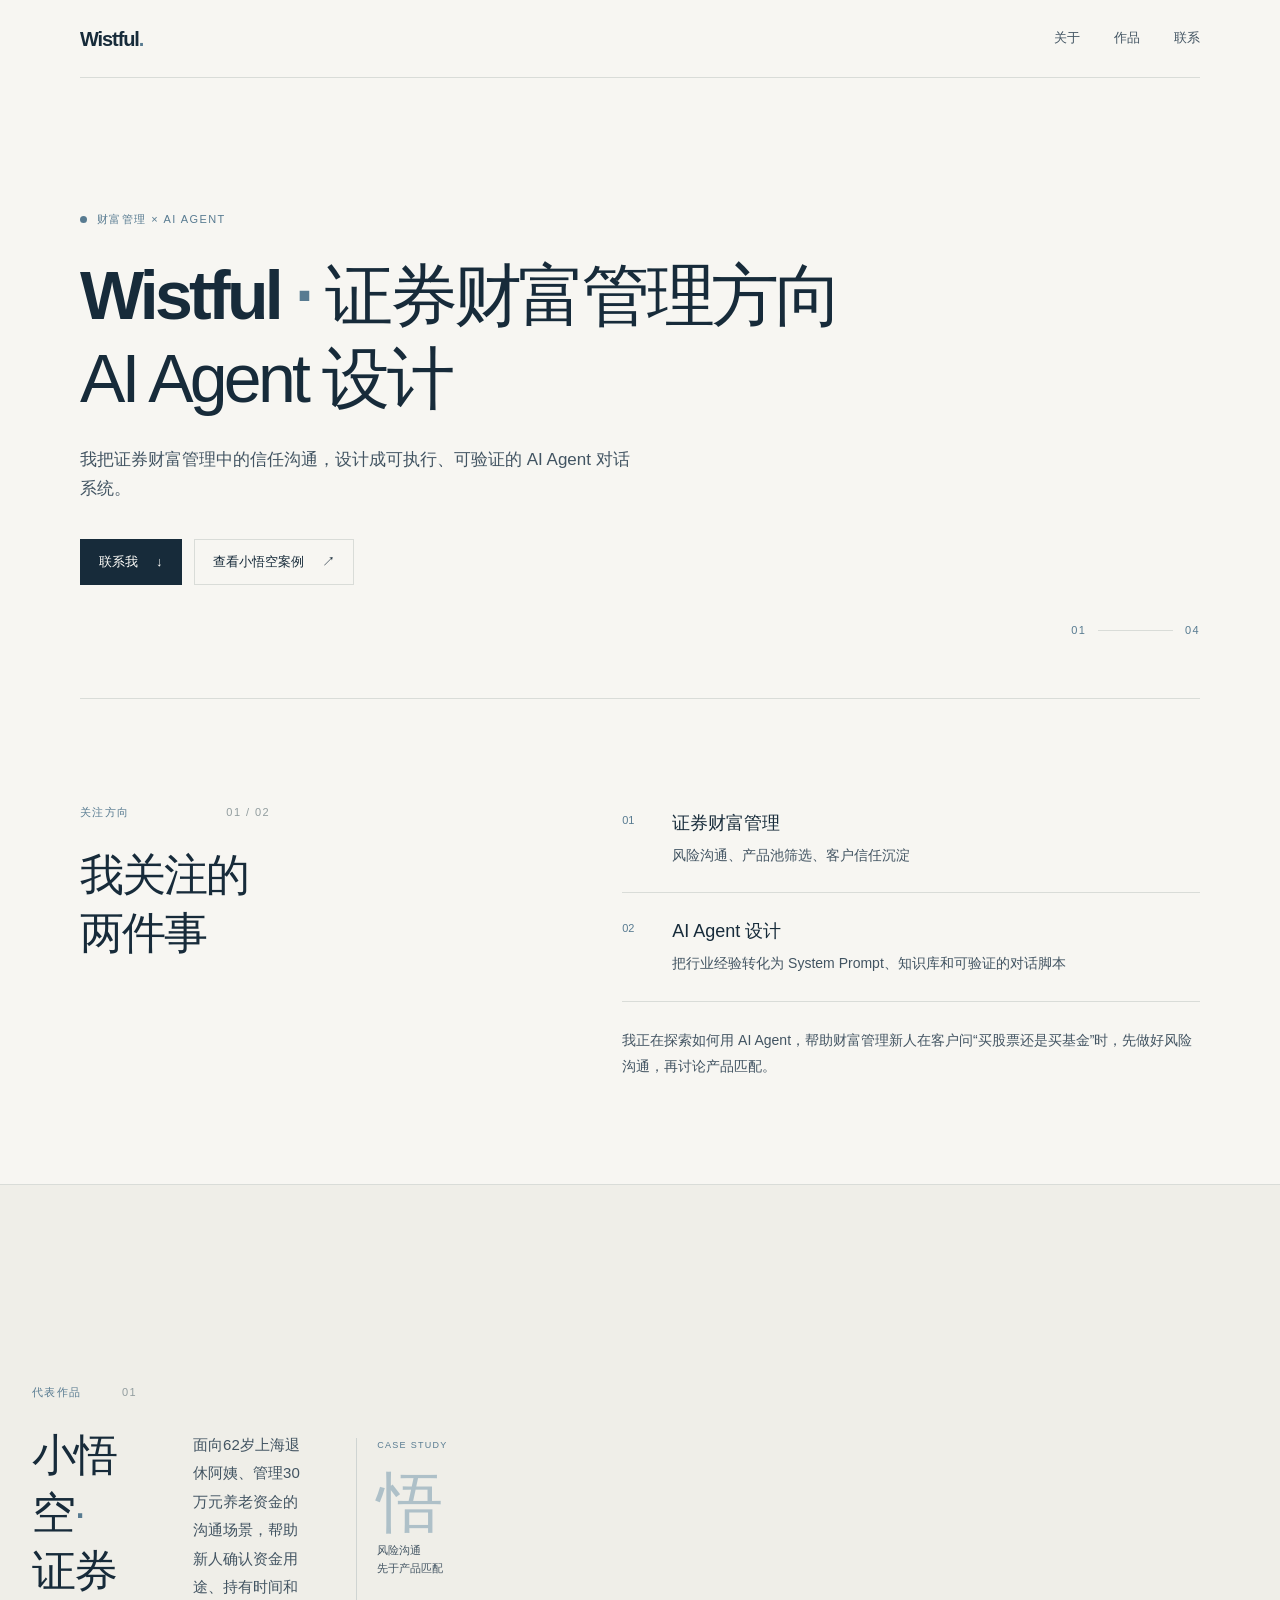
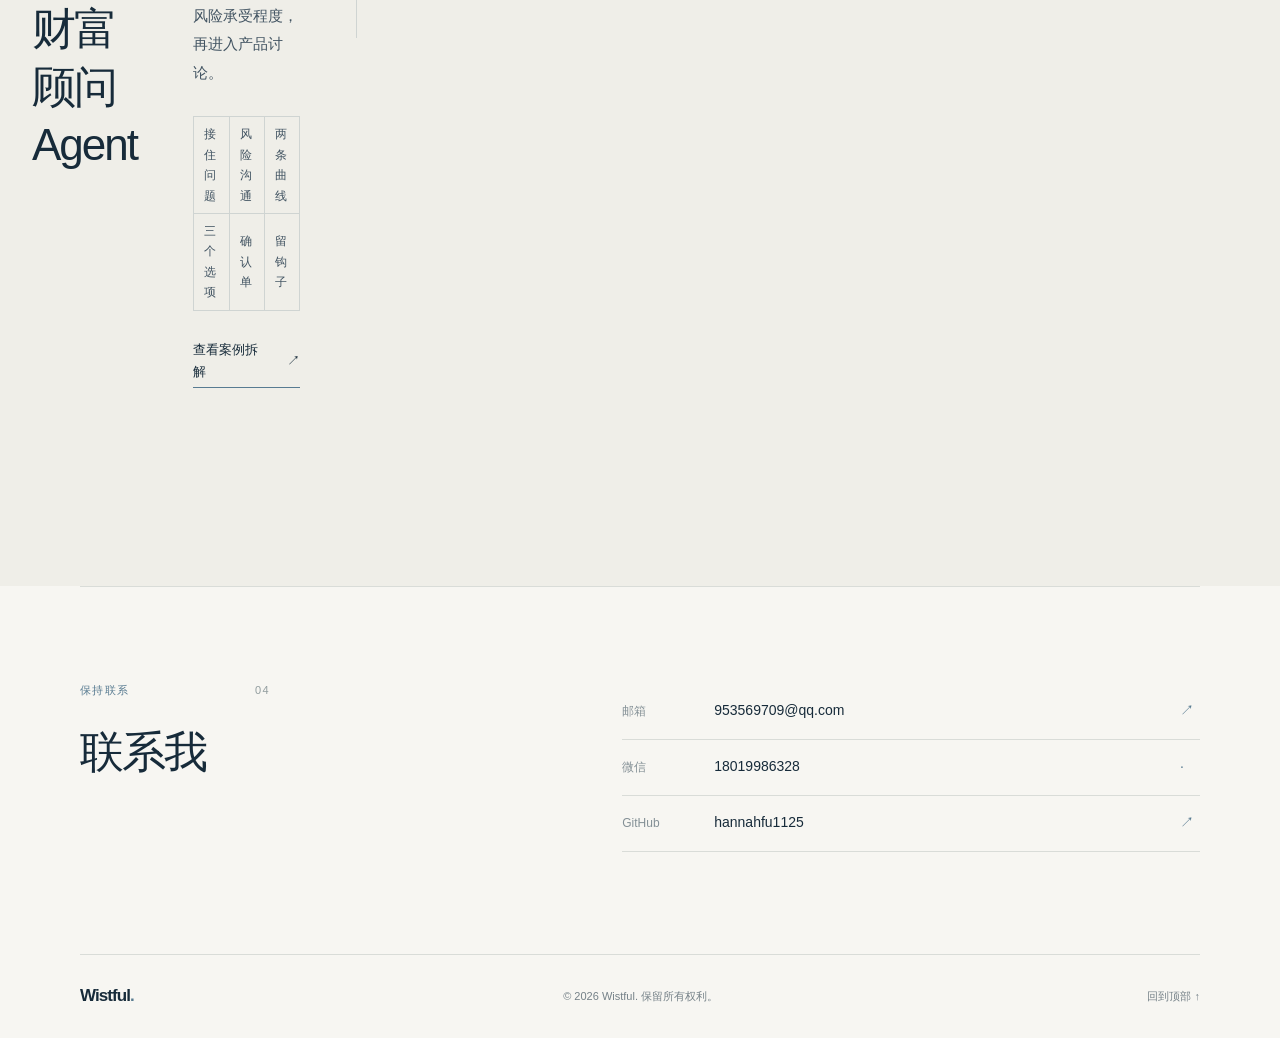
<file: index.html>
<!doctype html>
<html lang="zh-CN">
<head>
  <meta charset="utf-8">
  <meta name="viewport" content="width=device-width, initial-scale=1">
  <meta name="theme-color" content="#f7f6f2">
  <meta name="description" content="Wistful · 证券财富管理方向 | AI Agent 设计。把信任沟通设计成可执行、可验证的对话系统。">
  <title>Wistful · 证券财富管理方向 | AI Agent 设计</title>
  <link rel="stylesheet" href="styles.css">
</head>
<body id="top">
  <header class="site-header">
    <a class="wordmark" href="index.html" aria-label="Wistful 首页">Wistful<span class="wordmark-dot">.</span></a>
    <nav class="site-nav" aria-label="主导航">
      <a href="#about">关于</a>
      <a href="#work">作品</a>
      <a href="#contact">联系</a>
    </nav>
  </header>

  <main>
    <section class="hero page-shell" aria-labelledby="hero-title">
      <p class="eyebrow"><span class="eyebrow-mark" aria-hidden="true"></span>财富管理 × AI Agent</p>
      <h1 id="hero-title">Wistful <span class="hero-separator">·</span> 证券财富管理方向<br><span class="hero-subject">AI Agent 设计</span></h1>
      <p class="hero-copy">我把证券财富管理中的信任沟通，设计成可执行、可验证的 AI Agent 对话系统。</p>
      <div class="hero-actions">
        <a class="button button-primary" href="#contact">联系我 <span aria-hidden="true">↓</span></a>
        <a class="button button-secondary" href="xiaowukong.html">查看小悟空案例 <span aria-hidden="true">↗</span></a>
      </div>
      <p class="hero-index">01 <span></span> 04</p>
    </section>

    <section class="section page-shell" id="about" aria-labelledby="about-title">
      <div class="section-heading">
        <p class="section-kicker">关注方向 <span>01 / 02</span></p>
        <h2 id="about-title">我关注的<br>两件事</h2>
      </div>
      <div class="about-content">
        <article class="focus-item">
          <span class="focus-number">01</span>
          <div><h3>证券财富管理</h3><p>风险沟通、产品池筛选、客户信任沉淀</p></div>
        </article>
        <article class="focus-item">
          <span class="focus-number">02</span>
          <div><h3>AI Agent 设计</h3><p>把行业经验转化为 System Prompt、知识库和可验证的对话脚本</p></div>
        </article>
        <p class="about-note">我正在探索如何用 AI Agent，帮助财富管理新人在客户问“买股票还是买基金”时，先做好风险沟通，再讨论产品匹配。</p>
      </div>
    </section>

    <section class="section work-section" id="work" aria-labelledby="work-title">
      <div class="page-shell work-layout">
        <div class="section-heading">
          <p class="section-kicker">代表作品 <span>01</span></p>
          <h2 id="work-title">小悟空<span class="hero-separator">·</span><br>证券财富顾问 Agent</h2>
        </div>
        <div class="work-content">
          <p class="work-description">面向62岁上海退休阿姨、管理30万元养老资金的沟通场景，帮助新人确认资金用途、持有时间和风险承受程度，再进入产品讨论。</p>
          <ol class="steps" aria-label="六步沟通流程">
            <li>接住问题</li><li>风险沟通</li><li>两条曲线</li><li>三个选项</li><li>确认单</li><li>留钩子</li>
          </ol>
          <a class="text-link" href="xiaowukong.html">查看案例拆解 <span aria-hidden="true">↗</span></a>
        </div>
        <div class="work-aside" aria-hidden="true"><span class="aside-label">CASE STUDY</span><span class="aside-mark">悟</span><span class="aside-caption">风险沟通<br>先于产品匹配</span></div>
      </div>
    </section>

    <section class="section contact-section page-shell" id="contact" aria-labelledby="contact-title">
      <div class="section-heading">
        <p class="section-kicker">保持联系 <span>04</span></p>
        <h2 id="contact-title">联系我</h2>
      </div>
      <div class="contact-content">
        <a class="contact-row" href="mailto:953569709@qq.com"><span>邮箱</span><span>953569709@qq.com</span><span aria-hidden="true">↗</span></a>
        <div class="contact-row"><span>微信</span><span>18019986328</span><span aria-hidden="true">·</span></div>
        <a class="contact-row" href="https://github.com/hannahfu1125" target="_blank" rel="noreferrer"><span>GitHub</span><span>hannahfu1125</span><span aria-hidden="true">↗</span></a>
      </div>
    </section>
  </main>

  <footer class="site-footer page-shell">
    <a class="wordmark" href="index.html">Wistful<span class="wordmark-dot">.</span></a>
    <p>© <span id="copyright-year">2026</span> Wistful. 保留所有权利。</p>
    <a class="back-top" href="#top" aria-label="返回页面顶部">回到顶部 ↑</a>
  </footer>
</body>
</html>
</file>
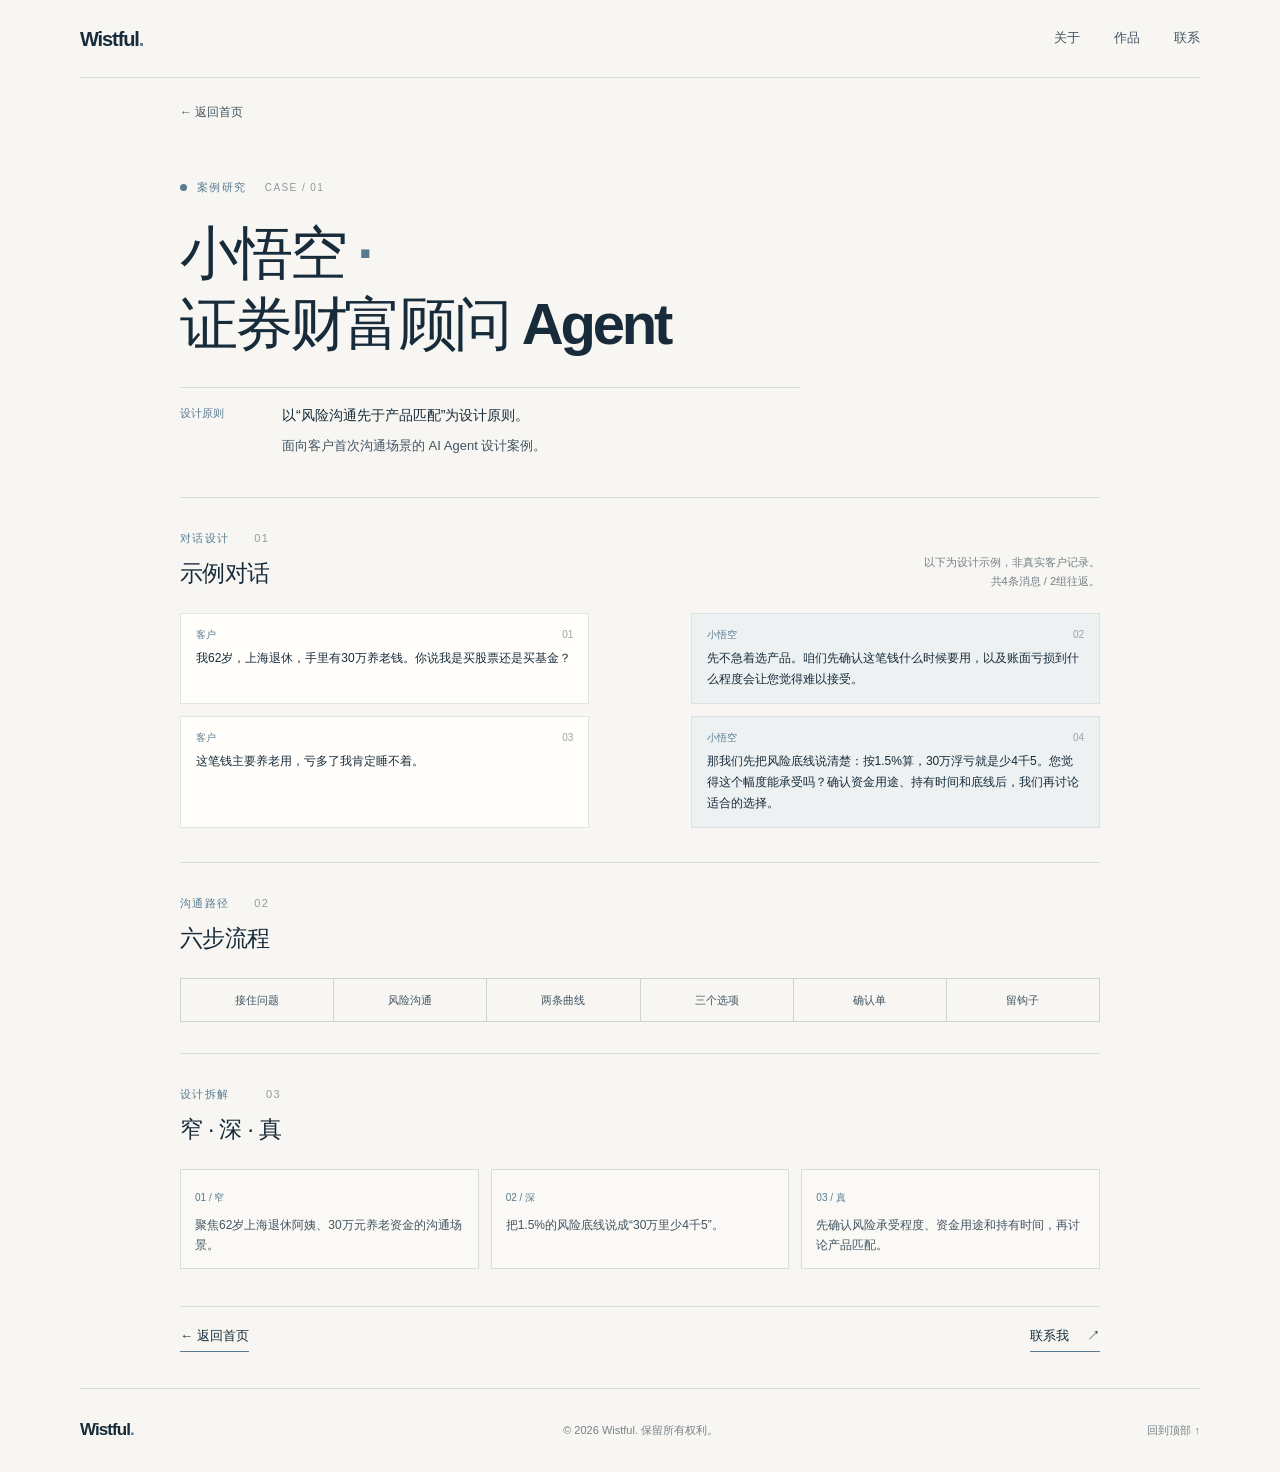
<file: xiaowukong.html>
<!doctype html>
<html lang="zh-CN">
<head>
  <meta charset="utf-8">
  <meta name="viewport" content="width=device-width, initial-scale=1">
  <meta name="theme-color" content="#f7f6f2">
  <meta name="description" content="小悟空 · 证券财富顾问 Agent 设计案例。以风险沟通先于产品匹配为原则。">
  <title>小悟空 · 证券财富顾问 Agent — Wistful</title>
  <link rel="stylesheet" href="styles.css">
</head>
<body id="top">
  <header class="site-header">
    <a class="wordmark" href="index.html" aria-label="Wistful 首页">Wistful<span class="wordmark-dot">.</span></a>
    <nav class="site-nav" aria-label="主导航">
      <a href="index.html#about">关于</a>
      <a href="index.html#work">作品</a>
      <a href="index.html#contact">联系</a>
    </nav>
  </header>

  <main class="case-main page-shell">
    <a class="back-link" href="index.html">← 返回首页</a>
    <section class="case-intro" aria-labelledby="case-title">
      <p class="eyebrow"><span class="eyebrow-mark" aria-hidden="true"></span>案例研究 <span class="case-id">CASE / 01</span></p>
      <h1 id="case-title">小悟空 <span class="hero-separator">·</span><br>证券财富顾问 Agent</h1>
      <div class="case-principle"><span>设计原则</span><p>以“风险沟通先于产品匹配”为设计原则。</p></div>
      <p class="case-lede">面向客户首次沟通场景的 AI Agent 设计案例。</p>
    </section>

    <section class="conversation" aria-labelledby="conversation-title">
      <div class="case-section-heading">
        <div><p class="section-kicker">对话设计 <span>01</span></p><h2 id="conversation-title">示例对话</h2></div>
        <p class="conversation-note">以下为设计示例，非真实客户记录。<br>共4条消息 / 2组往返。</p>
      </div>
      <div class="chat-thread">
        <article class="message message-client">
          <span class="message-role">客户 <span>01</span></span>
          <p>我62岁，上海退休，手里有30万养老钱。你说我是买股票还是买基金？</p>
        </article>
        <article class="message message-agent">
          <span class="message-role">小悟空 <span>02</span></span>
          <p>先不急着选产品。咱们先确认这笔钱什么时候要用，以及账面亏损到什么程度会让您觉得难以接受。</p>
        </article>
        <article class="message message-client">
          <span class="message-role">客户 <span>03</span></span>
          <p>这笔钱主要养老用，亏多了我肯定睡不着。</p>
        </article>
        <article class="message message-agent">
          <span class="message-role">小悟空 <span>04</span></span>
          <p>那我们先把风险底线说清楚：按1.5%算，30万浮亏就是少4千5。您觉得这个幅度能承受吗？确认资金用途、持有时间和底线后，我们再讨论适合的选择。</p>
        </article>
      </div>
    </section>

    <section class="case-steps" aria-labelledby="steps-title">
      <div class="case-section-heading">
        <div><p class="section-kicker">沟通路径 <span>02</span></p><h2 id="steps-title">六步流程</h2></div>
      </div>
      <ol class="steps case-steps-list" aria-label="六步沟通流程">
        <li>接住问题</li><li>风险沟通</li><li>两条曲线</li><li>三个选项</li><li>确认单</li><li>留钩子</li>
      </ol>
    </section>

    <section class="case-breakdown" aria-labelledby="breakdown-title">
      <div class="case-section-heading">
        <div><p class="section-kicker">设计拆解 <span>03</span></p><h2 id="breakdown-title">窄 · 深 · 真</h2></div>
      </div>
      <div class="breakdown-grid">
        <article><span>01 / 窄</span><p>聚焦62岁上海退休阿姨、30万元养老资金的沟通场景。</p></article>
        <article><span>02 / 深</span><p>把1.5%的风险底线说成“30万里少4千5”。</p></article>
        <article><span>03 / 真</span><p>先确认风险承受程度、资金用途和持有时间，再讨论产品匹配。</p></article>
      </div>
    </section>

    <nav class="case-bottom-nav" aria-label="案例页底部导航">
      <a class="text-link" href="index.html">← 返回首页</a>
      <a class="text-link" href="index.html#contact">联系我 <span aria-hidden="true">↗</span></a>
    </nav>
  </main>

  <footer class="site-footer page-shell">
    <a class="wordmark" href="index.html">Wistful<span class="wordmark-dot">.</span></a>
    <p>© <span id="copyright-year">2026</span> Wistful. 保留所有权利。</p>
    <a class="back-top" href="#top">回到顶部 ↑</a>
  </footer>
</body>
</html>
</file>
<file: styles.css>
@charset "UTF-8";

:root {
  color-scheme: light;
  --paper: #f7f6f2;
  --paper-deep: #efeee8;
  --ink: #172b3a;
  --ink-soft: #425462;
  --blue: #587b91;
  --line: #d9dcd8;
  --white: #fffefa;
  --font: -apple-system, BlinkMacSystemFont, "Segoe UI", "PingFang SC", "Hiragino Sans GB", "Microsoft YaHei", sans-serif;
}

* { box-sizing: border-box; }
html { scroll-behavior: smooth; scroll-padding-top: 6rem; }
body { margin: 0; background: var(--paper); color: var(--ink); font-family: var(--font); font-size: 16px; line-height: 1.7; -webkit-font-smoothing: antialiased; }
a { color: inherit; text-decoration: none; }
a:focus-visible { outline: 2px solid var(--blue); outline-offset: 5px; }
.page-shell { width: min(1120px, calc(100% - 64px)); margin-inline: auto; }
.site-header { width: min(1120px, calc(100% - 64px)); height: 78px; margin-inline: auto; display: flex; align-items: center; justify-content: space-between; border-bottom: 1px solid var(--line); }
.wordmark { font-size: 20px; font-weight: 650; letter-spacing: -.055em; }
.wordmark-dot, .hero-separator { color: var(--blue); }
.site-nav { display: flex; gap: 34px; color: var(--ink-soft); font-size: 13px; }
.site-nav a, .back-link, .back-top { transition: color .18s ease; }
.site-nav a:hover, .back-link:hover, .back-top:hover { color: var(--blue); }
.hero { min-height: 620px; padding-top: 132px; padding-bottom: 60px; position: relative; }
.eyebrow, .section-kicker { color: var(--blue); font-size: 11px; letter-spacing: .13em; text-transform: uppercase; }
.eyebrow { display: flex; align-items: center; gap: 10px; margin: 0 0 25px; }
.eyebrow-mark { display: inline-block; width: 7px; height: 7px; background: var(--blue); border-radius: 50%; }
.hero h1, .case-intro h1 { max-width: 900px; margin: 0; font-size: clamp(40px, 6vw, 68px); line-height: 1.23; letter-spacing: -.055em; font-weight: 560; }
.hero-subject { font-weight: 420; }
.hero-copy { max-width: 550px; margin: 25px 0 0; color: var(--ink-soft); font-size: 17px; }
.hero-actions { display: flex; gap: 12px; margin-top: 35px; }
.button { display: inline-flex; align-items: center; gap: 18px; min-height: 46px; padding: 0 18px; border: 1px solid var(--ink); font-size: 13px; }
.button-primary { background: var(--ink); color: var(--white); }
.button-primary:hover { background: #263f50; }
.button-secondary { border-color: var(--line); }
.button-secondary:hover { border-color: var(--blue); color: var(--blue); }
.hero-index { position: absolute; right: 0; bottom: 47px; display: flex; align-items: center; gap: 12px; color: var(--blue); font-size: 11px; letter-spacing: .12em; }
.hero-index span { width: 75px; height: 1px; background: var(--line); }
.section { padding-top: 104px; padding-bottom: 104px; border-top: 1px solid var(--line); display: grid; grid-template-columns: 1fr 1.25fr; gap: 80px; }
.section-kicker { display: flex; justify-content: space-between; max-width: 190px; margin: 0 0 24px; }
.section-kicker span { color: #929d9f; }
.section-heading h2 { margin: 0; font-size: clamp(30px, 4vw, 44px); line-height: 1.32; letter-spacing: -.045em; font-weight: 520; }
.about-content { padding-top: 5px; }
.focus-item { display: grid; grid-template-columns: 40px 1fr; gap: 10px; padding: 0 0 25px; border-bottom: 1px solid var(--line); }
.focus-item + .focus-item { padding-top: 23px; }
.focus-number { padding-top: 3px; color: var(--blue); font-size: 11px; }
.focus-item h3 { margin: 0 0 5px; font-size: 18px; font-weight: 530; }
.focus-item p, .about-note { margin: 0; color: var(--ink-soft); font-size: 14px; }
.about-note { max-width: 600px; margin-top: 25px; line-height: 1.9; }
.work-section { background: var(--paper-deep); border-top: 1px solid var(--line); }
.work-layout { padding-top: 94px; padding-bottom: 94px; display: grid; grid-template-columns: 1fr 1.25fr 145px; gap: 56px; align-items: start; }
.work-content { padding-top: 48px; }
.work-description { max-width: 540px; margin: 0; color: var(--ink-soft); font-size: 15px; line-height: 1.9; }
.steps { margin: 29px 0 24px; padding: 0; display: grid; grid-template-columns: repeat(3, 1fr); list-style: none; border-top: 1px solid #cfd4d2; border-left: 1px solid #cfd4d2; }
.steps li { min-height: 48px; display: flex; align-items: center; padding: 7px 10px; border-right: 1px solid #cfd4d2; border-bottom: 1px solid #cfd4d2; color: var(--ink-soft); font-size: 12px; }
.text-link { display: inline-flex; align-items: center; gap: 18px; padding-bottom: 4px; border-bottom: 1px solid var(--blue); color: var(--ink); font-size: 13px; }
.text-link:hover { color: var(--blue); }
.work-aside { min-height: 200px; margin-top: 55px; border-left: 1px solid #cfd4d2; padding-left: 20px; display: flex; flex-direction: column; align-items: flex-start; }
.aside-label { color: var(--blue); font-size: 9px; letter-spacing: .14em; }
.aside-mark { margin-top: 10px; color: #aec0c8; font-size: 66px; font-weight: 300; line-height: 1.2; }
.aside-caption { color: var(--ink-soft); font-size: 11px; line-height: 1.6; }
.contact-section { padding-top: 94px; padding-bottom: 102px; }
.contact-content { padding-top: 3px; }
.contact-row { display: grid; grid-template-columns: 80px 1fr 20px; align-items: center; gap: 12px; min-height: 56px; border-bottom: 1px solid var(--line); font-size: 14px; }
.contact-row > span:first-child { color: #849096; font-size: 12px; }
.contact-row > span:last-child { color: var(--blue); }
.contact-row:hover { color: var(--blue); }
.site-footer { min-height: 84px; display: flex; align-items: center; justify-content: space-between; border-top: 1px solid var(--line); color: #758188; font-size: 11px; }
.site-footer .wordmark { color: var(--ink); font-size: 17px; }
.site-footer p { margin: 0; }
.back-top { font-size: 11px; }

/* Case study */
.case-main { max-width: 920px; }
.back-link { display: inline-block; margin-top: 24px; color: var(--ink-soft); font-size: 12px; }
.case-intro { padding: 54px 0 40px; }
.case-intro .eyebrow { margin-bottom: 20px; }
.case-id { margin-left: 8px; color: #8c999e; font-size: 10px; }
.case-intro h1 { font-size: clamp(38px, 5.2vw, 58px); }
.case-principle { display: grid; grid-template-columns: 90px 1fr; gap: 12px; max-width: 620px; margin-top: 27px; padding-top: 16px; border-top: 1px solid var(--line); }
.case-principle span { color: var(--blue); font-size: 11px; }
.case-principle p { margin: 0; font-size: 14px; }
.case-lede { margin: 8px 0 0 102px; color: var(--ink-soft); font-size: 13px; }
.conversation, .case-steps, .case-breakdown { padding: 31px 0 34px; border-top: 1px solid var(--line); }
.case-section-heading { display: flex; align-items: end; justify-content: space-between; gap: 30px; margin-bottom: 20px; }
.case-section-heading .section-kicker { max-width: 160px; margin-bottom: 6px; }
.case-section-heading h2 { margin: 0; font-size: 23px; font-weight: 520; letter-spacing: -.03em; }
.conversation-note { margin: 0 0 3px; color: #758188; font-size: 11px; line-height: 1.7; text-align: right; }
.chat-thread { display: grid; grid-template-columns: 1fr 1fr; column-gap: 11%; row-gap: 12px; }
.message { max-width: 100%; padding: 12px 15px 13px; background: var(--white); border: 1px solid #e5e5df; }
.message-client { grid-column: 1; }
.message-agent { grid-column: 2; background: #edf1f2; border-color: #dbe2e3; }
.message-role { display: flex; justify-content: space-between; gap: 20px; margin-bottom: 5px; color: var(--blue); font-size: 10px; }
.message-role span { color: #9aa5a8; }
.message p { margin: 0; color: var(--ink); font-size: 12px; line-height: 1.75; }
.case-steps { padding-bottom: 31px; }
.case-steps-list { grid-template-columns: repeat(6, 1fr); margin: 0; }
.case-steps-list li { min-height: 43px; justify-content: center; padding-inline: 6px; text-align: center; font-size: 11px; }
.case-breakdown { padding-bottom: 37px; }
.breakdown-grid { display: grid; grid-template-columns: repeat(3, 1fr); gap: 12px; }
.breakdown-grid article { min-height: 88px; padding: 12px 14px; border: 1px solid var(--line); background: rgba(255, 254, 250, .5); }
.breakdown-grid article span { color: var(--blue); font-size: 10px; }
.breakdown-grid article p { margin: 6px 0 0; color: var(--ink-soft); font-size: 12px; line-height: 1.7; }
.case-bottom-nav { display: flex; justify-content: space-between; padding: 18px 0 36px; border-top: 1px solid var(--line); }

@media (max-width: 760px) {
  .page-shell, .site-header { width: min(100% - 40px, 540px); }
  .site-header { height: 66px; }
  .site-nav { gap: 18px; font-size: 12px; }
  .hero { min-height: 580px; padding-top: 120px; }
  .hero h1 { font-size: clamp(38px, 10vw, 56px); }
  .hero-copy { max-width: 440px; font-size: 15px; }
  .hero-index { bottom: 35px; }
  .section { grid-template-columns: 1fr; gap: 34px; padding-top: 70px; padding-bottom: 72px; }
  .section-heading h2 br { display: none; }
  .work-layout { grid-template-columns: 1fr; gap: 14px; padding-top: 70px; padding-bottom: 70px; }
  .work-content { padding-top: 5px; }
  .work-aside { display: none; }
  .contact-section { padding-top: 70px; padding-bottom: 75px; }
  .site-footer { min-height: 74px; flex-wrap: wrap; gap: 4px 12px; padding-block: 14px; }
  .site-footer p { order: 3; width: 100%; }
  .case-main { width: min(100% - 40px, 540px); }
  .case-intro { padding-top: 44px; padding-bottom: 30px; }
  .case-principle { grid-template-columns: 76px 1fr; }
  .case-lede { margin-left: 88px; }
  .chat-thread { grid-template-columns: 1fr; gap: 10px; }
  .message-client, .message-agent { grid-column: 1; }
  .message-agent { margin-left: 8%; }
  .case-steps-list { grid-template-columns: repeat(3, 1fr); }
  .breakdown-grid { grid-template-columns: 1fr; gap: 8px; }
  .breakdown-grid article { min-height: 0; }
}

@media (max-width: 420px) {
  .page-shell, .site-header, .case-main { width: calc(100% - 36px); }
  .site-nav { gap: 13px; }
  .hero { min-height: 550px; padding-top: 105px; }
  .hero-actions { align-items: flex-start; flex-direction: column; }
  .button { min-width: 190px; justify-content: space-between; }
  .steps { grid-template-columns: repeat(2, 1fr); }
  .case-main { width: calc(100% - 36px); }
  .case-section-heading { align-items: flex-start; flex-direction: column; gap: 9px; }
  .conversation-note { text-align: left; }
  .case-lede { margin-left: 0; }
}

@media (prefers-reduced-motion: reduce) {
  html { scroll-behavior: auto; }
  *, *::before, *::after { transition-duration: .01ms !important; }
}
</file>
